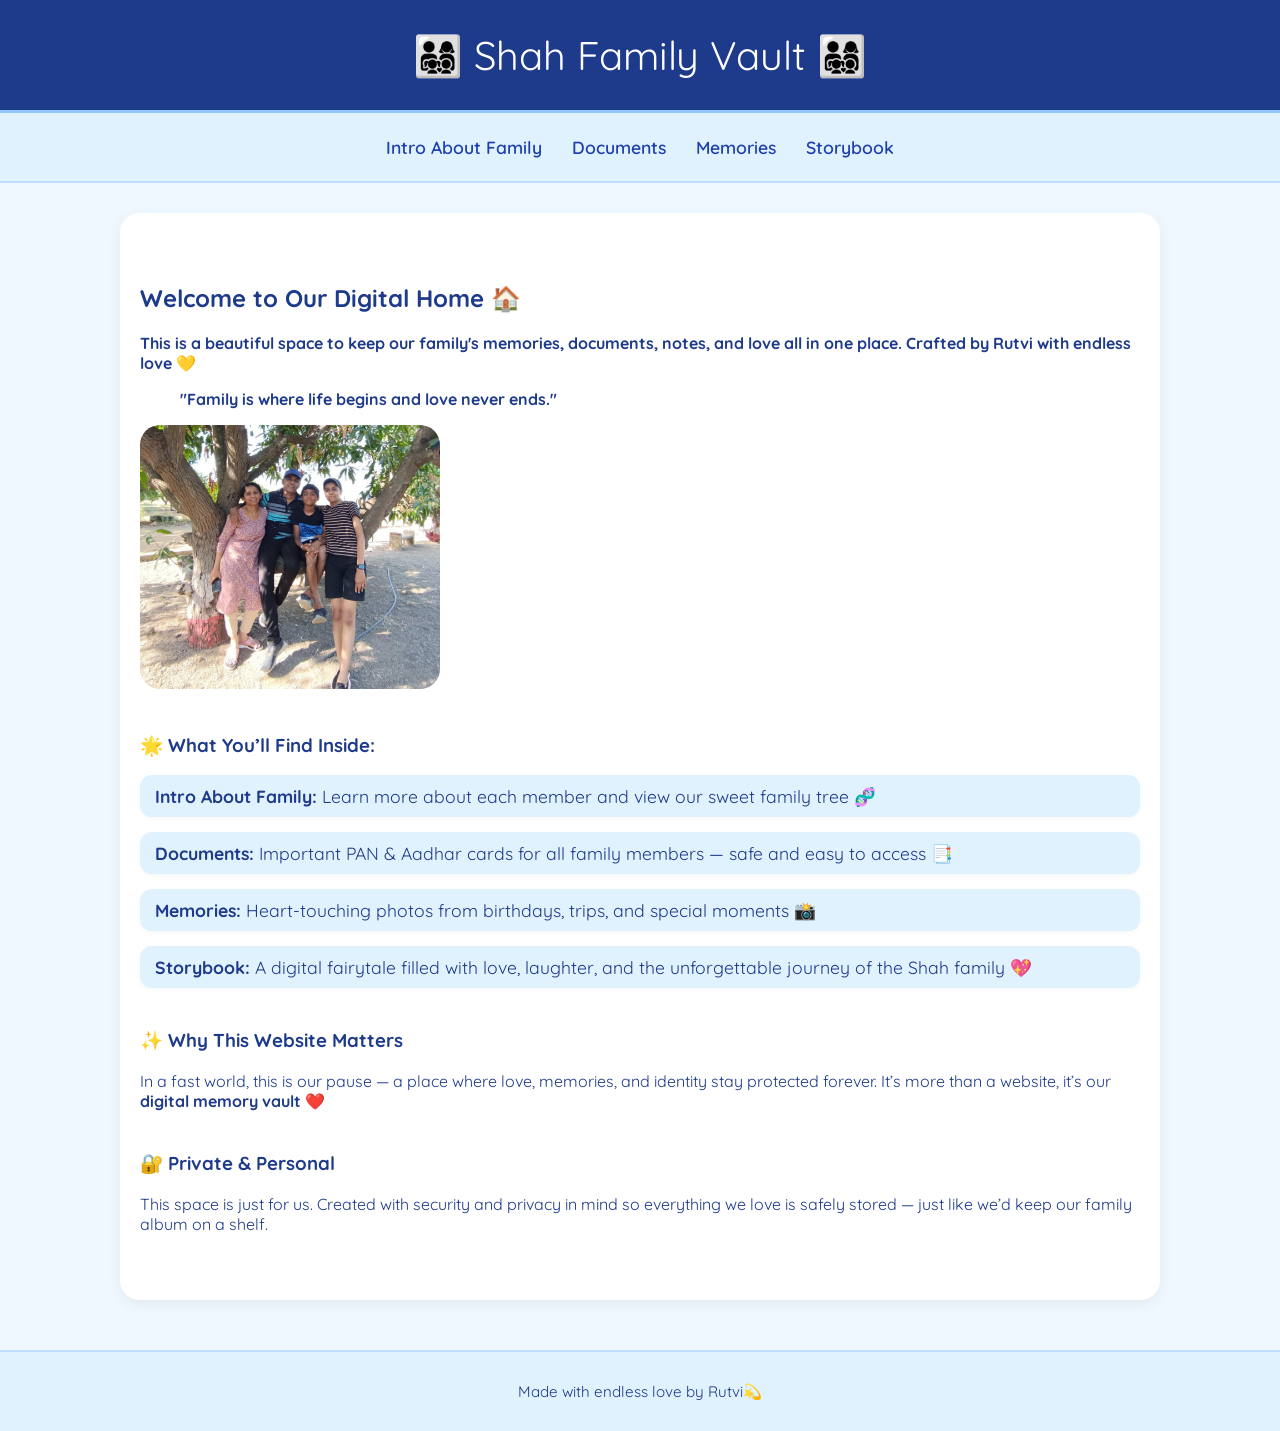
<file: index.html>
<!-- shah-family-website/index.html -->
<!DOCTYPE html>
<html lang="en">
<head>
  <meta charset="UTF-8">
  <meta name="viewport" content="width=device-width, initial-scale=1.0">
  <title>Shah Family Vault</title>
  <link rel="stylesheet" href="css/style.css">
  <link rel="preconnect" href="https://fonts.googleapis.com">
  <link rel="preconnect" href="https://fonts.gstatic.com" crossorigin>
  <link href="https://fonts.googleapis.com/css2?family=Quicksand:wght@400;600&display=swap" rel="stylesheet">
</head>
<body>
  <header>👨‍👩‍👧‍👦 Shah Family Vault 👨‍👩‍👧‍👦 </header>
  <nav>
    <a href="intro.html">Intro About Family</a>
    <a href="documents.html">Documents</a>
    <a href="memories.html">Memories</a>
    <a href="storybook.html">Storybook</a>
  </nav>

  <section>
    <h2><b>Welcome to Our Digital Home 🏠</b></h2>
    <p><b>This is a beautiful space to keep our family's memories, documents, notes, and love all in one place. Crafted by Rutvi with endless love 💛</b></p>
    <blockquote><b>"Family is where life begins and love never ends."</b></blockquote>
    <img src="images/familyphoto.jpg" alt="Our Family" style="width:600%; max-width:300px; border-radius:20px;">



    <div style="margin-top: 40px;">
      <h3>🌟 What You’ll Find Inside:</h3>
      <ul>
        <li><strong>Intro About Family:</strong> Learn more about each member and view our sweet family tree 🧬</li>
        <li><strong>Documents:</strong> Important PAN & Aadhar cards for all family members — safe and easy to access 📑</li>
        <li><strong>Memories:</strong> Heart-touching photos from birthdays, trips, and special moments 📸</li>
        <li><strong>Storybook:</strong> A digital fairytale filled with love, laughter, and the unforgettable journey of the Shah family 💖 </li>
      </ul>
    </div>

    <div style="margin-top: 40px;">
      <h3>✨ Why This Website Matters</h3>
      <p>In a fast world, this is our pause — a place where love, memories, and identity stay protected forever. It’s more than a website, it’s our <strong>digital memory vault</strong> ❤️</p>
    </div>

    <div style="margin-top: 40px;">
      <h3>🔐 Private & Personal</h3>
      <p>This space is just for us. Created with security and privacy in mind so everything we love is safely stored — just like we’d keep our family album on a shelf.</p>
    </div>
  </section>

  <footer>Made with endless love by Rutvi💫</footer>
</body>
</html>
</file>
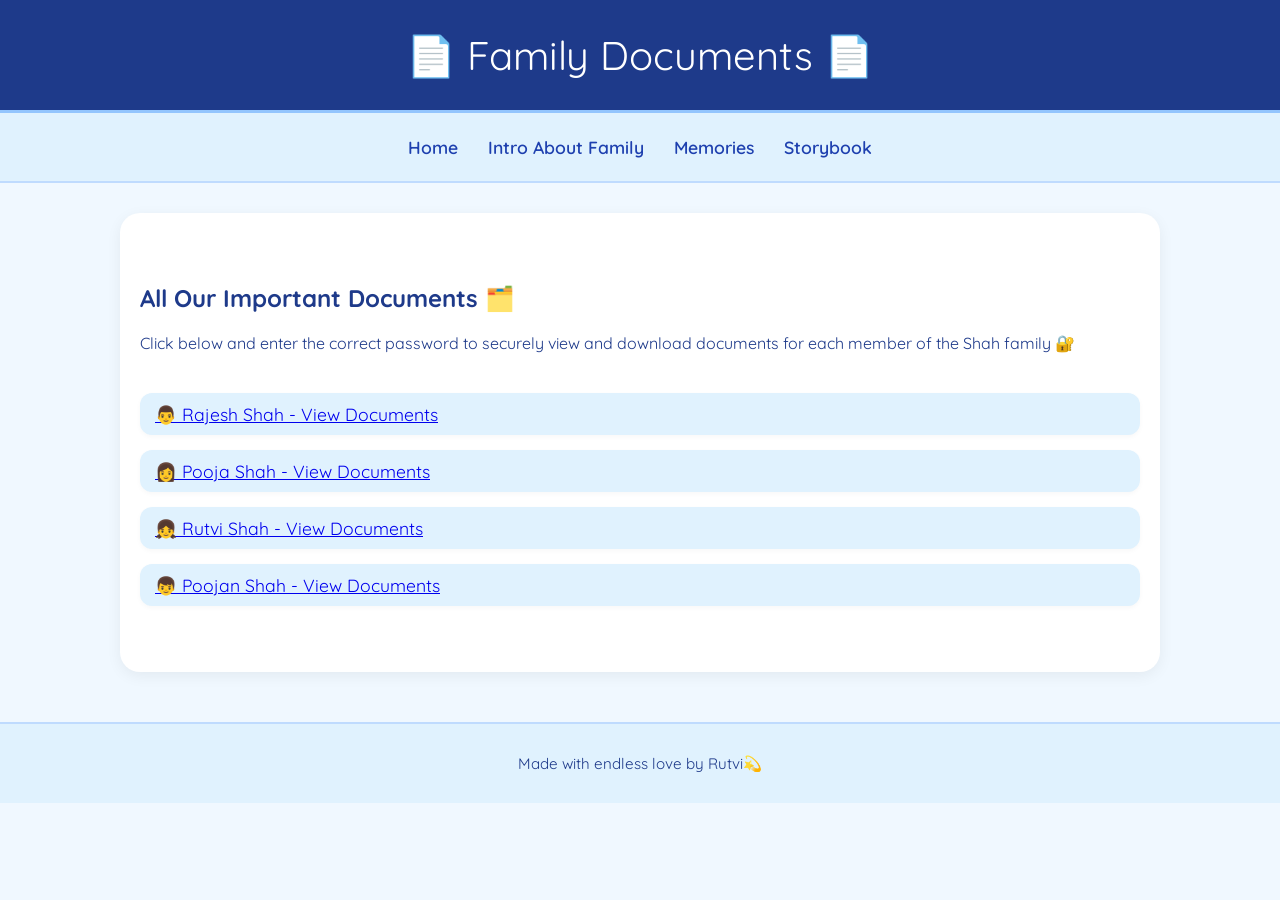
<file: documents.html>
<!-- shah-family-website/documents.html -->
<!DOCTYPE html>
<html lang="en">
<head>
  <meta charset="UTF-8">
  <meta name="viewport" content="width=device-width, initial-scale=1.0">
  <title>Family Documents</title>
  <link rel="stylesheet" href="css/style.css">
</head>
<body>
  <header>📄 Family Documents 📄</header>
  <nav>
    <a href="index.html">Home</a>
    <a href="intro.html">Intro About Family</a>
    <a href="memories.html">Memories</a>
    <a href="storybook.html">Storybook</a>
  </nav>

  <section>
    <h2>All Our Important Documents 🗂️</h2>
    <p>Click below and enter the correct password to securely view and download documents for each member of the Shah family 🔐</p>

    <div style="margin-top: 40px;">
      <ul>
        <li><a href="docs/rajesh.html">👨 Rajesh Shah - View Documents</a></li>
        <li><a href="docs/pooja.html">👩 Pooja Shah - View Documents</a></li>
        <li><a href="docs/rutvi.html">👧 Rutvi Shah - View Documents</a></li>
        <li><a href="docs/poojan.html">👦 Poojan Shah - View Documents</a></li>
      </ul>
    </div>
  </section>

  <footer>Made with endless love by Rutvi💫</footer>
</body>
</html>
</file>
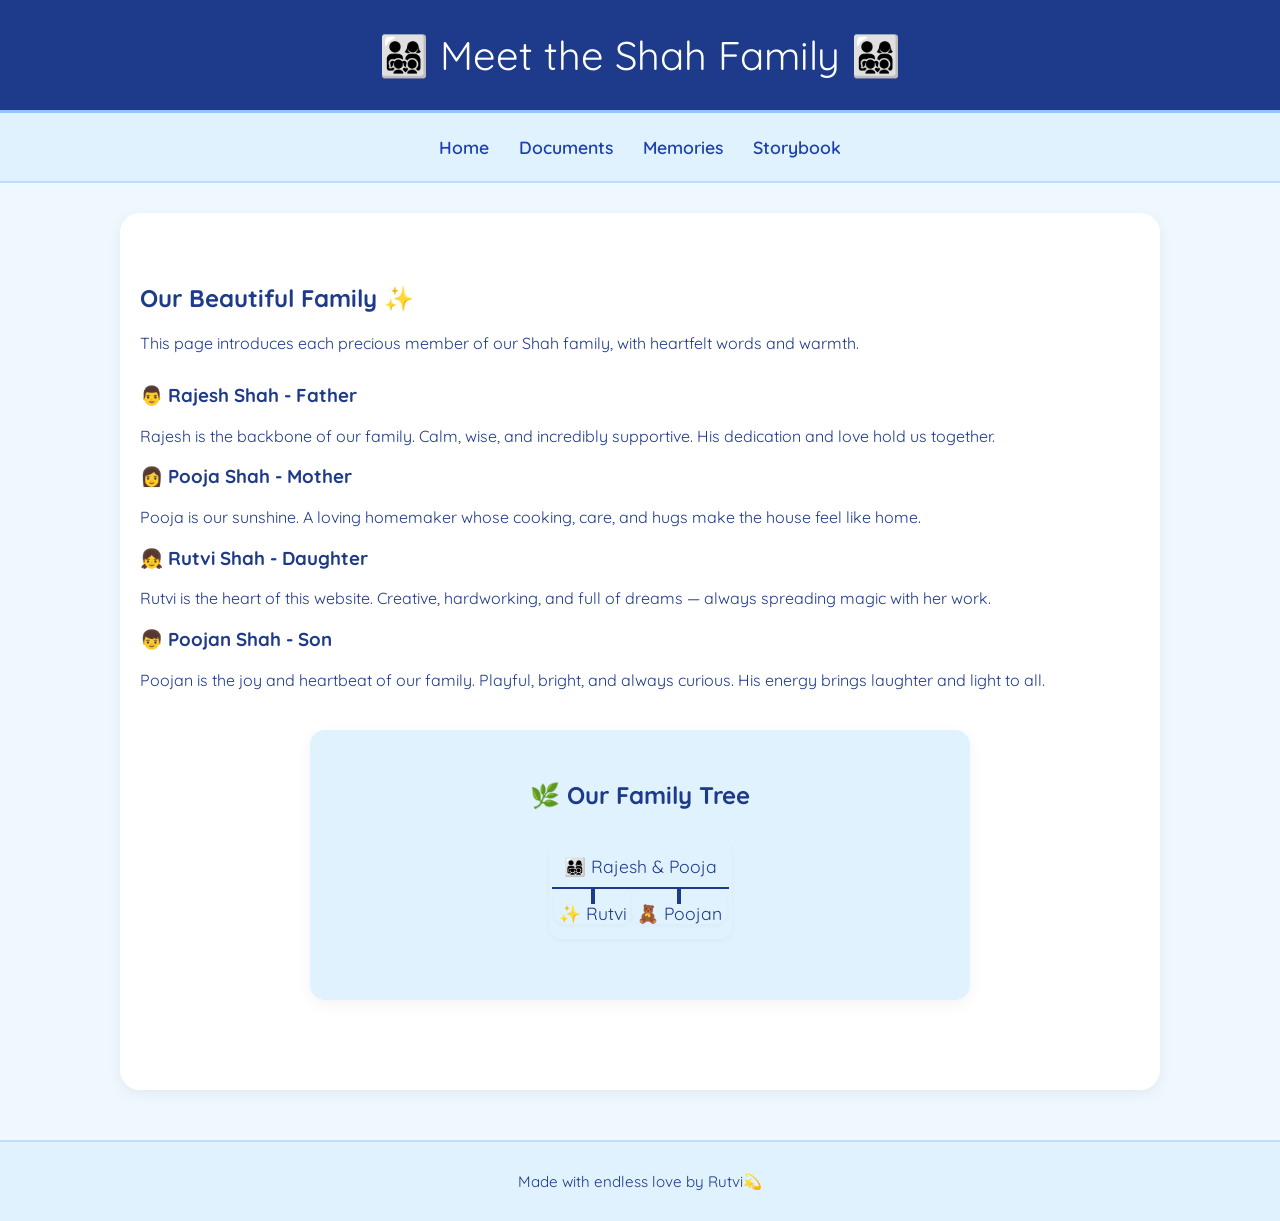
<file: intro.html>
<!-- shah-family-website/intro.html -->
<!DOCTYPE html>
<html lang="en">
<head>
  <meta charset="UTF-8">
  <meta name="viewport" content="width=device-width, initial-scale=1.0">
  <title>Intro About Family</title>
  <link rel="stylesheet" href="css/style.css">
</head>
<body>
  <header>👨‍👩‍👧‍👦 Meet the Shah Family 👨‍👩‍👧‍👦</header>
  <nav>
    <a href="index.html">Home</a>
    <a href="documents.html">Documents</a>
    <a href="memories.html">Memories</a>
    <a href="storybook.html">Storybook</a>
  </nav>

  <section>
    <h2>Our Beautiful Family ✨</h2>
    <p>This page introduces each precious member of our Shah family, with heartfelt words and warmth.</p>

    <div style="margin-top: 30px;">
      <h3>👨 Rajesh Shah - Father</h3>
      <p>Rajesh is the backbone of our family. Calm, wise, and incredibly supportive. His dedication and love hold us together.</p>

      <h3>👩 Pooja Shah - Mother</h3>
      <p>Pooja is our sunshine. A loving homemaker whose cooking, care, and hugs make the house feel like home.</p>

      <h3>👧 Rutvi Shah - Daughter</h3>
      <p>Rutvi is the heart of this website. Creative, hardworking, and full of dreams — always spreading magic with her work.</p>

      <h3>👦 Poojan Shah - Son</h3>
      <p>Poojan is the joy and heartbeat of our family. Playful, bright, and always curious. His energy brings laughter and light to all.</p>
    </div>

    <section class="family-tree">
  <h2>🌿 Our Family Tree</h2>
  <div class="tree">
    <ul>
      <li>
        <div class="box">
  👨‍👩‍👧‍👦 Rajesh & Pooja
  <img src="images/parents.jpg" alt="Rajesh and Pooja" class="hover-pic center-pic">
</div>


        <ul>
          <li>
            <div class="box">
              ✨ Rutvi
              <img src="images/rutvi.jpg" alt="Rutvii" class="hover-pic left-pic">
            </div>
          </li>
          <li>
            <div class="box">
              🧸 Poojan
              <img src="images/poojan.jpg" alt="Poojan" class="hover-pic right-pic">
            </div>
          </li>
        </ul>
      </li>
    </ul>
  </div>
</section>



  </section>

  <footer>Made with endless love by Rutvi💫</footer>
</body>
</html>
</file>
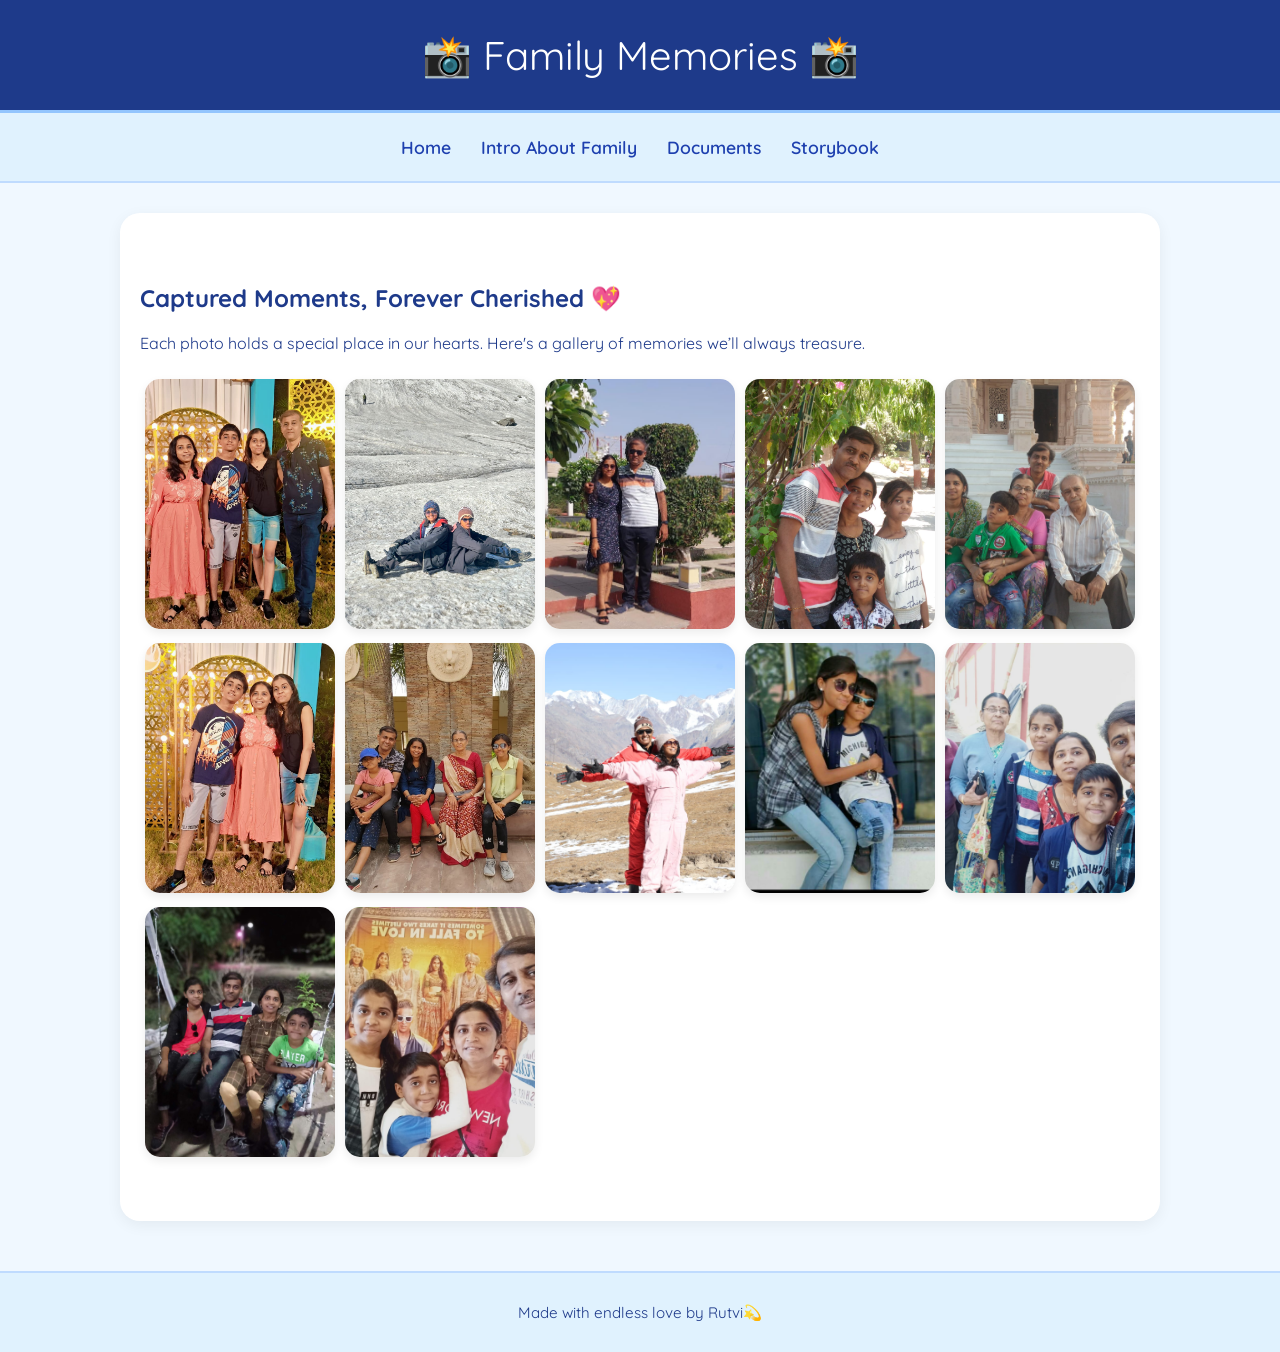
<file: memories.html>
<!-- shah-family-website/memories.html -->
<!DOCTYPE html>
<html lang="en">
<head>
  <meta charset="UTF-8">
  <meta name="viewport" content="width=device-width, initial-scale=1.0">
  <title>Family Memories</title>
  <link rel="stylesheet" href="css/style.css">
</head>
<body>
  <header>📸 Family Memories 📸</header>
  <nav>
    <a href="index.html">Home</a>
    <a href="intro.html">Intro About Family</a>
    <a href="documents.html">Documents</a>
    <a href="storybook.html">Storybook</a>
  </nav>

  <section>
    <h2>Captured Moments, Forever Cherished 💖</h2>
    <p>Each photo holds a special place in our hearts. Here's a gallery of memories we’ll always treasure.</p>

    <div class="gallery">
  <div class="memory"><img src="images/four.jpg" alt="Family Together"></div>
  <div class="memory"><img src="images/rutupuju.jpg" alt="Rutvi with Mumma"></div>
  <div class="memory"><img src="images/rr.jpg" alt="Cute Moment"></div>
  <div class="memory"><img src="images/junagadh.jpg" alt="Siblings with Mumma"></div>
  <div class="memory"><img src="images/dada.jpg" alt="Siblings with Mumma"></div>
  <div class="memory"><img src="images/mumpr.jpg" alt="Mom's Pride"></div>
  <div class="memory"><img src="images/dwarka.jpg" alt="Siblings with Mumma"></div>
  <div class="memory"><img src="images/mumdad.jpg" alt="Rajesh and Pooja"></div>
  <div class="memory"><img src="images/rutvipuju.jpg" alt="Siblings with Mumma"></div>
  <div class="memory"><img src="images/palitana.jpg" alt="Siblings with Mumma"></div>
  <div class="memory"><img src="images/hichko.jpg" alt="Siblings with Mumma"></div>
  <div class="memory"><img src="images/movies.jpg" alt="Siblings with Mumma"></div>
</div>

  </section>

  <footer>Made with endless love by Rutvi💫</footer>
</body>
</html>
</file>
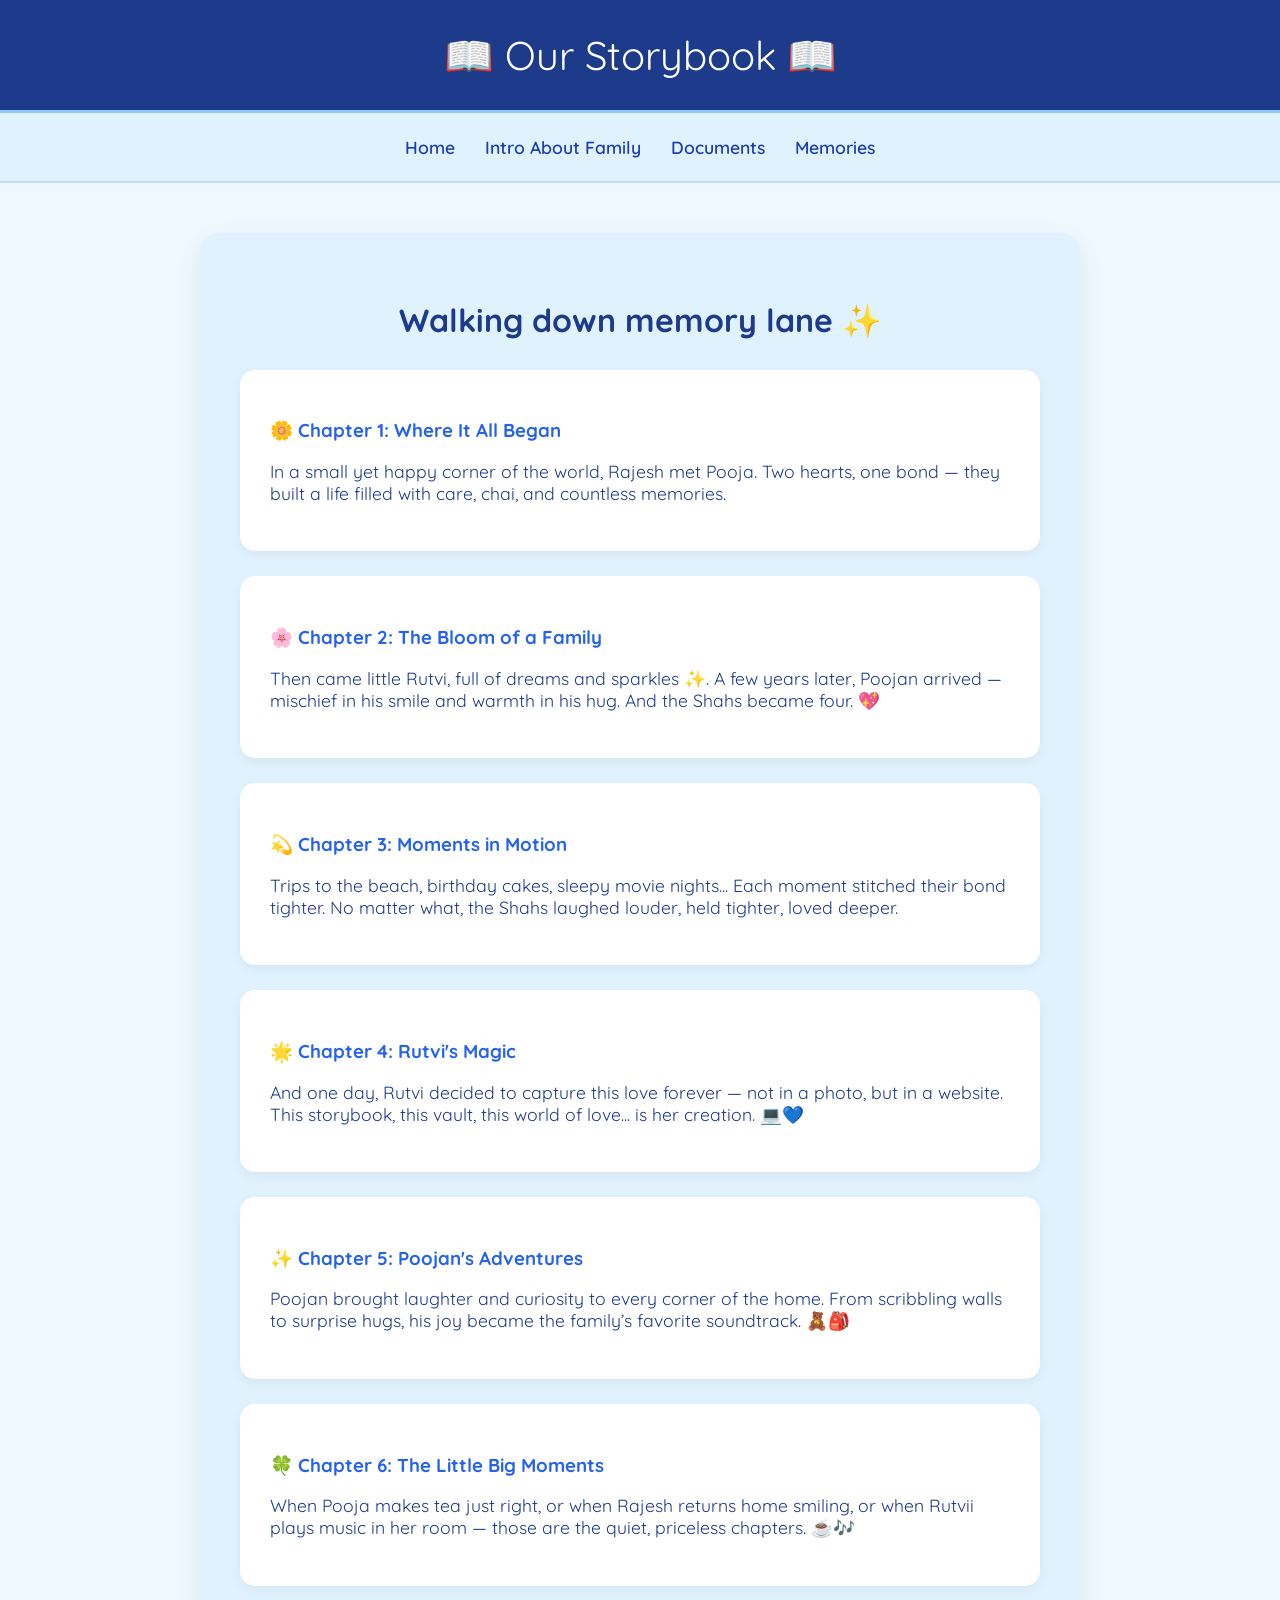
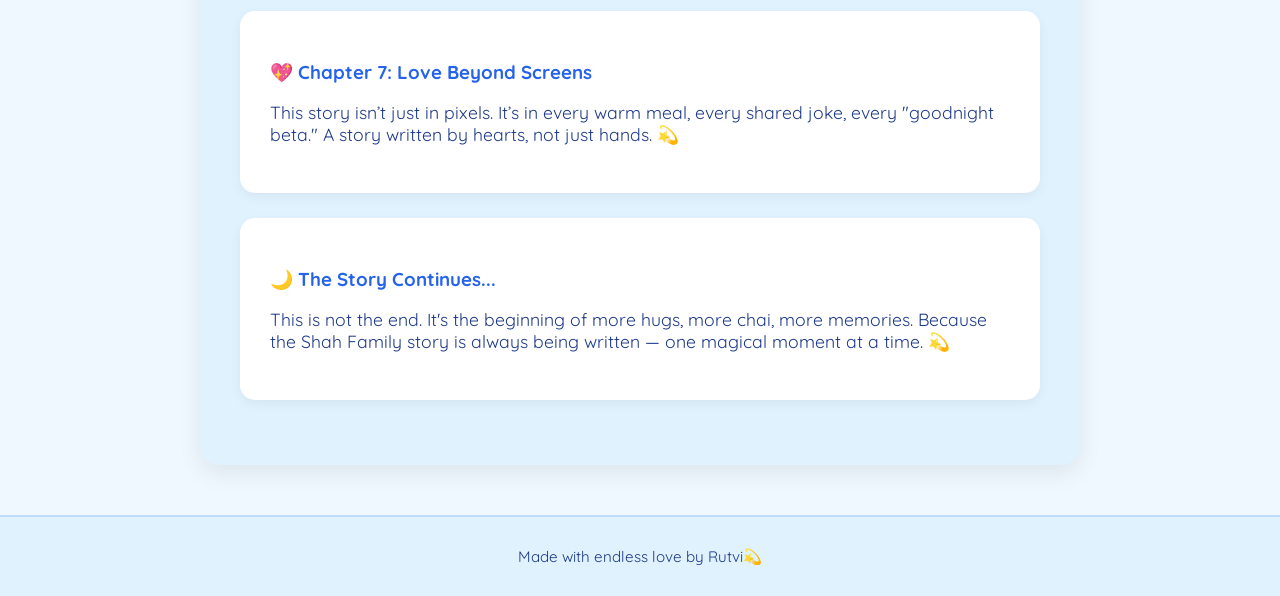
<file: storybook.html>
<!-- shah-family-website/storybook.html -->
<!DOCTYPE html>
<html lang="en">
<head>
  <meta charset="UTF-8">
  <meta name="viewport" content="width=device-width, initial-scale=1.0">
  <title>Once Upon A Shah</title>
  <link rel="stylesheet" href="css/style.css">
  <style>
    .storybook {
      max-width: 800px;
      margin: 50px auto;
      background: #e0f2fe;
      border-radius: 20px;
      box-shadow: 0 8px 25px rgba(0, 0, 0, 0.08);
      padding: 40px;
      animation: fadeIn 2s ease;
    }
    .storybook h2 {
      font-size: 2rem;
      text-align: center;
      color: #1e3a8a;
      margin-bottom: 30px;
    }
    .page {
      background-color: white;
      padding: 30px;
      border-radius: 15px;
      margin-bottom: 25px;
      box-shadow: 0 4px 12px rgba(0,0,0,0.05);
      transition: transform 0.3s ease;
      position: relative;
    }
    .page:hover {
      transform: scale(1.015);
    }
    .page h3 {
      color: #2563eb;
      margin-bottom: 10px;
    }
    .page p {
      font-size: 1.1rem;
      color: #1e3a8a;
    }
    .page img {
      display: none;
      position: absolute;
      top: 20px;
      right: 20px;
      width: 150px;
      border-radius: 10px;
      box-shadow: 0 4px 10px rgba(0,0,0,0.2);
      z-index: 1;
    }
    .page:hover img {
      display: block;
    }
    @keyframes fadeIn {
      from { opacity: 0; transform: translateY(30px); }
      to { opacity: 1; transform: translateY(0); }
    }
  </style>
</head>
<body>
  <header>📖 Our Storybook 📖 </header>
  <nav>
    <a href="index.html">Home</a>
    <a href="intro.html">Intro About Family</a>
    <a href="documents.html">Documents</a>
    <a href="memories.html">Memories</a>
  </nav>

  <section class="storybook">
    <h2>Walking down memory lane ✨</h2>

    <div class="page">
      <h3>🌼 Chapter 1: Where It All Began</h3>
      <p>In a small yet happy corner of the world, Rajesh met Pooja. Two hearts, one bond — they built a life filled with care, chai, and countless memories.</p>
      <img src="images/chap1.jpg" alt="Rajesh and Pooja" style="width: 180px; height: 150px;">
    </div>

    <div class="page">
      <h3>🌸 Chapter 2: The Bloom of a Family</h3>
      <p>Then came little Rutvi, full of dreams and sparkles ✨. A few years later, Poojan arrived — mischief in his smile and warmth in his hug. And the Shahs became four. 💖</p>
      <img src="images/chap2.jpg" alt="Rutvii and Poojan Childhood">
    </div>

    <div class="page">
      <h3>💫 Chapter 3: Moments in Motion</h3>
      <p>Trips to the beach, birthday cakes, sleepy movie nights... Each moment stitched their bond tighter. No matter what, the Shahs laughed louder, held tighter, loved deeper.</p>
      <img src="images/chap3.jpg" alt="Family Moments">
    </div>

    <div class="page">
      <h3>🌟 Chapter 4: Rutvi's Magic</h3>
      <p>And one day, Rutvi decided to capture this love forever — not in a photo, but in a website. This storybook, this vault, this world of love... is her creation. 💻💙</p>
      <img src="images/chap4.jpg" alt="Rajesh and Pooja" style="width: 120px; height: 140px;">
    </div>

    <div class="page">
      <h3>✨ Chapter 5: Poojan's Adventures</h3>
      <p>Poojan brought laughter and curiosity to every corner of the home. From scribbling walls to surprise hugs, his joy became the family’s favorite soundtrack. 🧸🎒</p>
      <img src="images/chap5.jpg" alt="Rajesh and Pooja" style="width: 120px; height: 140px;">
    </div>

    <div class="page">
      <h3>🍀 Chapter 6: The Little Big Moments</h3>
      <p>When Pooja makes tea just right, or when Rajesh returns home smiling, or when Rutvii plays music in her room — those are the quiet, priceless chapters. ☕🎶</p>
      <img src="images/chap6.jpg" alt="Rajesh and Pooja" style="width: 120px; height: 140px;">
    </div>

    <div class="page">
      <h3>💖 Chapter 7: Love Beyond Screens</h3>
      <p>This story isn’t just in pixels. It’s in every warm meal, every shared joke, every "goodnight beta." A story written by hearts, not just hands. 💫</p>
      <img src="images/chap7.jpg" alt="Rajesh and Pooja" style="width: 120px; height: 140px;">
    </div>

    <div class="page">
      <h3>🌙 The Story Continues...</h3>
      <p>This is not the end. It's the beginning of more hugs, more chai, more memories. Because the Shah Family story is always being written — one magical moment at a time. 💫</p>
      <img src="images/chap8.jpg" alt="Rajesh and Pooja" style="width: 120px; height: 150px;">
    </div>
  </section>

  <footer>Made with endless love by Rutvi💫</footer>
</body>
</html>
</file>
<file: css/style.css>
/* style.css - Dark Blue and Light Blue Theme with Animations */

@import url('https://fonts.googleapis.com/css2?family=Quicksand:wght@400;600&display=swap');
html {
  scroll-behavior: smooth;
}

body {
  font-family: 'Quicksand', sans-serif;
  background-color: #f0f8ff;
  color: #1e3a8a;
  margin: 0;
  padding: 0;
  opacity: 0;
  animation: fadeIn 1s ease-in forwards;
}

@keyframes fadeIn {
  to {
    opacity: 1;
  }
}

header {
  background-color: #1e3a8a;
  padding: 30px;
  text-align: center;
  font-size: 2.5rem;
  color: #ffffff;
  border-bottom: 3px solid #93c5fd;
  box-shadow: 0 2px 10px rgba(0, 0, 0, 0.1);
}

nav {
  background-color: #e0f2fe;
  display: flex;
  justify-content: center;
  flex-wrap: wrap;
  padding: 15px;
  border-bottom: 2px solid #bfdbfe;
}

nav a {
  color: #1e40af;
  margin: 8px 15px;
  text-decoration: none;
  font-weight: 600;
  font-size: 1.1rem;
  transition: all 0.3s ease;
}

nav a:hover {
  color: #2563eb;
  text-decoration: underline;
}

section {
  padding: 50px 20px;
  max-width: 1000px;
  margin: auto;
  background-color: #ffffff;
  border-radius: 20px;
  margin-top: 30px;
  box-shadow: 0 4px 15px rgba(0, 0, 0, 0.06);
  animation: fadeInUp 0.8s ease-in;
}

@keyframes fadeInUp {
  from {
    opacity: 0;
    transform: translateY(20px);
  }
  to {
    opacity: 1;
    transform: translateY(0);
  }
}

h2, h3 {
  color: #1e3a8a;
}

ul {
  list-style-type: none;
  padding-left: 0;
}

li {
  margin-bottom: 15px;
  font-size: 1.1rem;
  background: #e0f2fe;
  padding: 10px 15px;
  border-radius: 12px;
  box-shadow: 0 2px 5px rgba(0, 0, 0, 0.03);
  animation: noteAppear 0.5s ease forwards;
}

@keyframes noteAppear {
  from {
    opacity: 0;
    transform: translateY(10px);
  }
  to {
    opacity: 1;
    transform: translateY(0);
  }
}

.gallery {
  display: grid;
  grid-template-columns: repeat(auto-fit, minmax(180px, 1fr));
  gap: 10px;
  margin-top: 10px;
  padding: 10px 5px;
}

.gallery img {
  width: 100%;
  border-radius: 15px;
  box-shadow: 0 4px 10px rgba(0, 0, 0, 0.08);
  transition: transform 0.4s ease, box-shadow 0.4s ease;
}

.gallery img:hover {
  transform: scale(1.05);
  box-shadow: 0 8px 20px rgba(0, 0, 0, 0.15);
}

form input {
  padding: 10px;
  margin-right: 10px;
  border-radius: 10px;
  border: 1px solid #93c5fd;
  width: 60%;
}

button {
  padding: 10px 20px;
  background-color: #1e40af;
  color: white;
  font-weight: bold;
  border: none;
  border-radius: 10px;
  cursor: pointer;
  transition: background 0.3s ease, transform 0.3s ease;
}

button:hover {
  background-color: #2563eb;
  transform: translateY(-2px);
}

footer {
  text-align: center;
  color: #1e3a8a;
  padding: 30px;
  margin-top: 50px;
  font-size: 0.95rem;
  background-color: #e0f2fe;
  border-top: 2px solid #bfdbfe;
}

.family-photo {
  width: 100%;
  max-width: 250px;
  height: auto;
  border-radius: 20px;
  object-fit: cover;
  box-shadow: 0 6px 15px rgba(0, 0, 0, 0.1);
  transition: transform 0.3s ease;
}

.family-photo:hover {
  transform: scale(1.03);
}

.page {
  overflow: hidden;
  position: relative;
}

.page img {
  object-fit: cover;
  position: absolute;
  top: 20px;
  right: 20px;
  border-radius: 10px;
  box-shadow: 0 4px 10px rgba(0, 0, 0, 0.2);
  display: none;
  z-index: 1;
}

.page:hover img {
  display: block;
}

.family-tree {
  text-align: center;
  margin: 40px auto;
  padding: 30px;
  background: #e0f2fe;
  border-radius: 15px;
  box-shadow: 0 4px 16px rgba(0, 0, 0, 0.05);
  max-width: 600px;
}

.tree ul {
  padding-top: 10px;
  position: relative;
  display: flex;
  justify-content: center;
  flex-wrap: wrap;
}

.tree li {
  list-style-type: none;
  position: relative;
  padding: 15px 5px 0 5px;
  text-align: center;
}

.tree li::before,
.tree li::after {
  content: '';
  position: absolute;
  top: 0;
  width: 50%;
  height: 15px;
  border-top: 2px solid #1e3a8a;
}

.tree li::before {
  right: 50%;
  border-right: 2px solid #1e3a8a;
}

.tree li::after {
  left: 50%;
  border-left: 2px solid #1e3a8a;
}

.tree li:only-child::before,
.tree li:only-child::after {
  display: none;
}

.hover-pic,
.top-pic,
.center-pic,
.left-pic,
.right-pic {
  display: none;
}

.memory img {
  width: 100%;
  height: 250px;
  object-fit: cover;
  border-radius: 15px;
  box-shadow: 0 4px 10px rgba(0, 0, 0, 0.08);
  transition: transform 0.3s ease, box-shadow 0.3s ease;
}

.memory img:hover {
  transform: scale(1.05);
  box-shadow: 0 8px 20px rgba(0, 0, 0, 0.15);
}

@media (max-width: 768px) {
  header {
    font-size: 1.8rem;
    padding: 20px;
  }

  nav {
    flex-direction: column;
    align-items: center;
  }

  nav a {
    margin: 8px 0;
    font-size: 1rem;
  }

  section {
    padding: 30px 15px;
    border-radius: 10px;
  }

  .gallery {
    grid-template-columns: repeat(auto-fit, minmax(140px, 1fr));
    gap: 15px;
    padding: 10px;
  }

  .memory img {
    height: 180px;
  }

  .storybook {
    padding: 20px;
  }

  .page h3 {
    font-size: 1.2rem;
  }

  .page p {
    font-size: 1rem;
  }

  form input {
    width: 100%;
    margin-bottom: 10px;
  }

  button {
    width: 100%;
  }

  .tree ul {
    flex-direction: column;
  }

  .hover-pic,
  .top-pic,
  .left-pic,
  .right-pic,
  .center-pic {
    display: none !important;
  }

  .gallery img,
  .family-photo {
    width: 100%;
    height: auto;
  }
}

@media screen and (max-width: 768px) {
  nav a {
    display: block;
    font-size: 1.05rem;
    padding: 10px;
    margin: 5px auto;
    width: 90%;
    text-align: center;
    background-color: #dbeafe;
    border-radius: 10px;
  }

  section {
    padding: 25px 15px;
    margin: 20px 10px;
  }

  .family-tree {
    padding: 15px;
    max-width: 90%;
  }

  form input,
  button {
    width: 100%;
    font-size: 1rem;
  }

  ul li {
    font-size: 1rem;
  }

  /* 🌱 Fix for family tree photos on mobile */
  .top-pic,
  .center-pic,
  .left-pic,
  .right-pic {
    display: block !important;
    position: static;
    margin: 10px auto;
    width: 100px;
    height: 100px;
    object-fit: cover;
    border-radius: 12px;
    box-shadow: 0 4px 12px rgba(0, 0, 0, 0.15);
  }

  .box {
    text-align: center;
  }

  .tree ul {
    flex-direction: column;
    align-items: center;
  }

  .tree li::before,
  .tree li::after {
    display: none;
  }

  .tree li {
    padding: 10px 0;
  }
}
</file>
